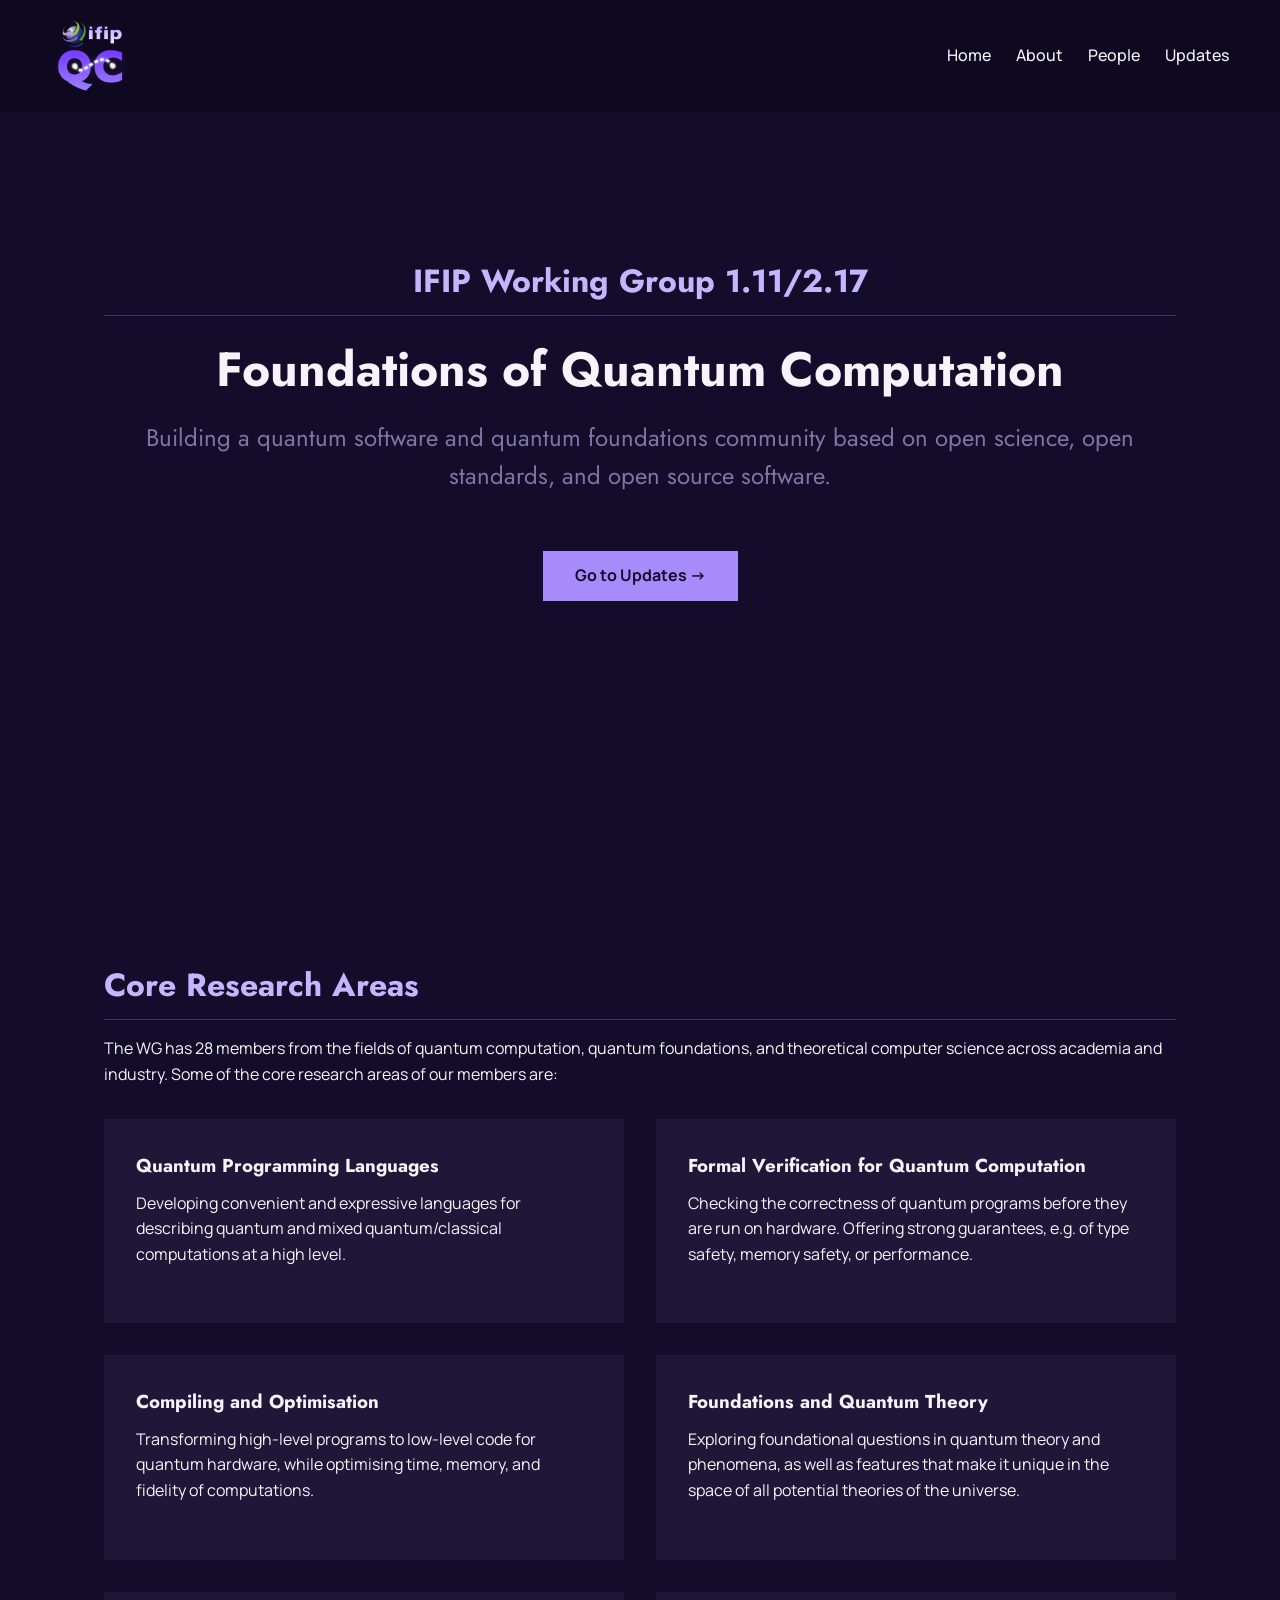
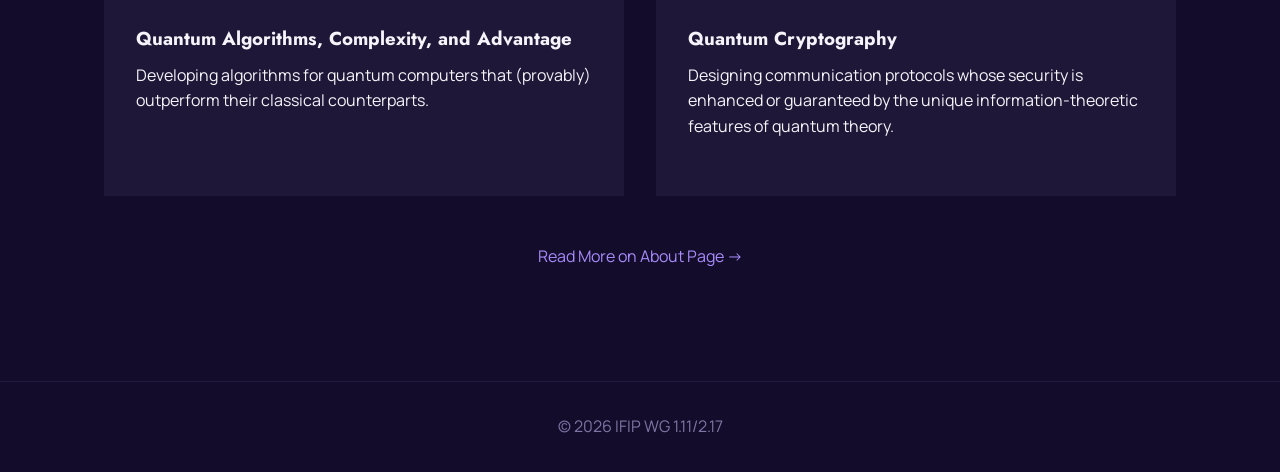
<file: index.html>
<!DOCTYPE html>
<html lang="en">
<head>
    <meta charset="UTF-8">
    <meta name="viewport" content="width=device-width, initial-scale=1.0">
    <title>IFIP Working Group - Foundations of Quantum Computation</title>
    <link rel="icon" href="./favicon.ico" sizes="32x32">
    <link rel="icon" href="./favicon.svg" type="image/svg+xml">
    <link rel="apple-touch-icon" href="./apple-touch-icon.png">
    <link rel="manifest" href="./site.webmanifest">
    <meta name="theme-color" content="#130D2B">
    <link rel="stylesheet" href="./style.css">
</head>
<body>

<header>
<div class="nav-container">
    <a href="https://www.ifip.org/">
        <img class="logo" src="images/icon-512.png" alt="IFIP logo" />
    </a>
    <input class="nav-toggle" id="nav-toggle" type="checkbox" aria-label="Toggle navigation menu" />
    <label class="nav-toggle-label" for="nav-toggle" aria-hidden="true">
        <span></span>
        <span></span>
        <span></span>
    </label>
    <nav>
        <ul>
            <li><a href="index.html">Home</a></li>
            <li><a href="pages/about.html">About</a></li>
            <li><a href="pages/people.html">People</a></li>
            <li><a href="pages/updates.html">Updates</a></li>
            <!-- <li><a href="pages/reports.html">Reports</a></li> -->
        </ul>
    </nav>
</div>
</header>

<main>
    <section class="hero-section">
        <h2>IFIP Working Group 1.11/2.17</h2>
        <h1 class="hero-title">Foundations of Quantum Computation</h1>
        <p class="hero-tagline">Building a quantum software and quantum foundations community based on open science, open standards, and open source software.</p>
        <a href="pages/updates.html" class="cta-button">Go to Updates →</a>
    </section>

    <section class="content-body">
        <h2>Core Research Areas</h2>
        <p>The WG has 28 members from the fields of quantum computation, quantum foundations, and theoretical computer science across academia and industry. Some of the core research areas of our members are:</p>

        <!-- Example of using a grid layout for key topics -->
        <div class="card-grid">
            <div class="card">
                <h3>Quantum Programming Languages</h3>
                <p>Developing convenient and expressive languages for describing quantum and mixed quantum/classical computations at a high level.</p>
            </div>
            <div class="card">
                <h3>Formal Verification for Quantum Computation</h3>
                <p>Checking the correctness of quantum programs before they are run on hardware. Offering strong guarantees, e.g. of type safety, memory safety, or performance.</p>
            </div>
            <div class="card">
                <h3>Compiling and Optimisation</h3>
                <p>Transforming high-level programs to low-level code for quantum hardware, while optimising time, memory, and fidelity of computations.</p>
            </div>
            <div class="card">
                <h3>Foundations and Quantum Theory</h3>
                <p>Exploring foundational questions in quantum theory and phenomena, as well as features that make it unique in the space of all potential theories of the universe.</p>
            </div>
            <div class="card">
                <h3>Quantum Algorithms, Complexity, and Advantage</h3>
                <p>Developing algorithms for quantum computers that (provably) outperform their classical counterparts.</p>
            </div>
            <div class="card">
                <h3>Quantum Cryptography</h3>
                <p>Designing communication protocols whose security is enhanced or guaranteed by the unique information-theoretic features of quantum theory.</p>
            </div>
        </div>

        <div style="text-align: center; margin-top: 3rem;">
            <a href="pages/about.html">Read More on About Page →</a>
        </div>

    </section>
</main>

<footer>
&copy; 2026 IFIP WG 1.11/2.17
</footer>

</body>
</html>
</file>
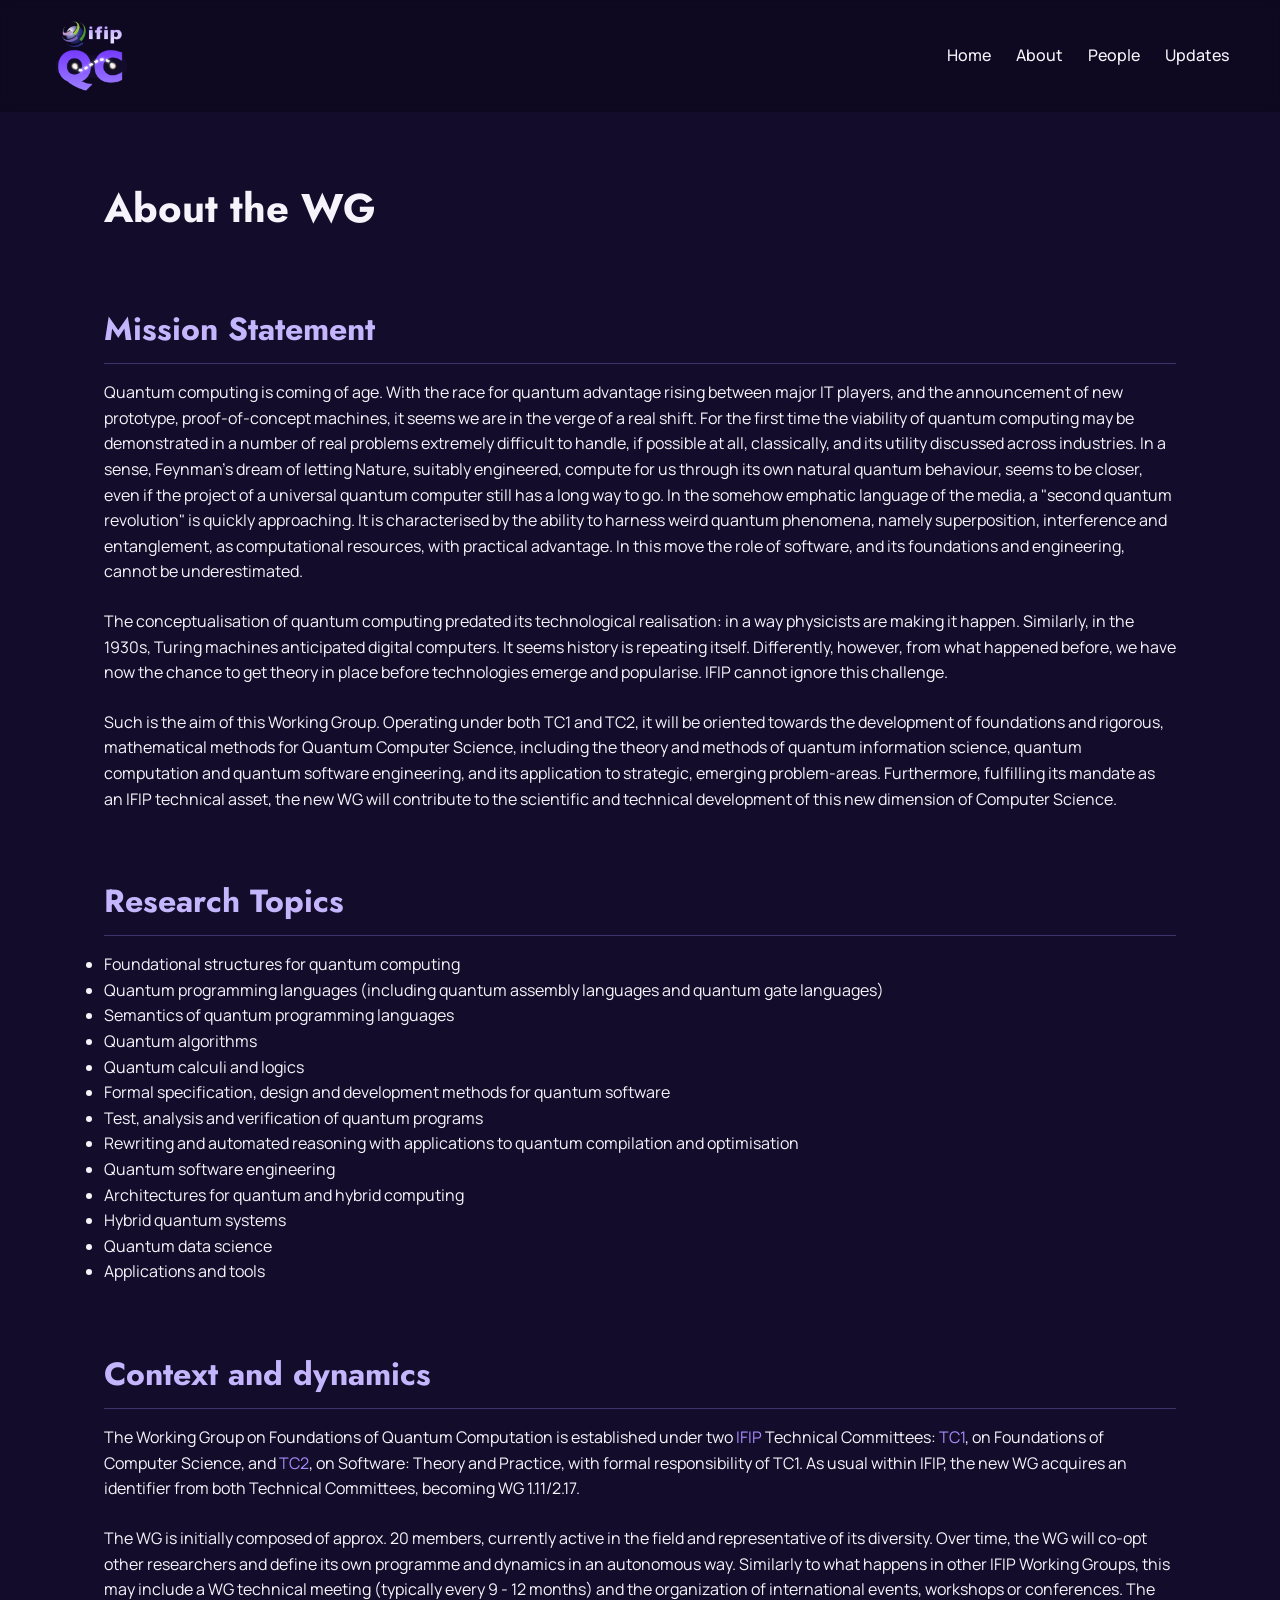
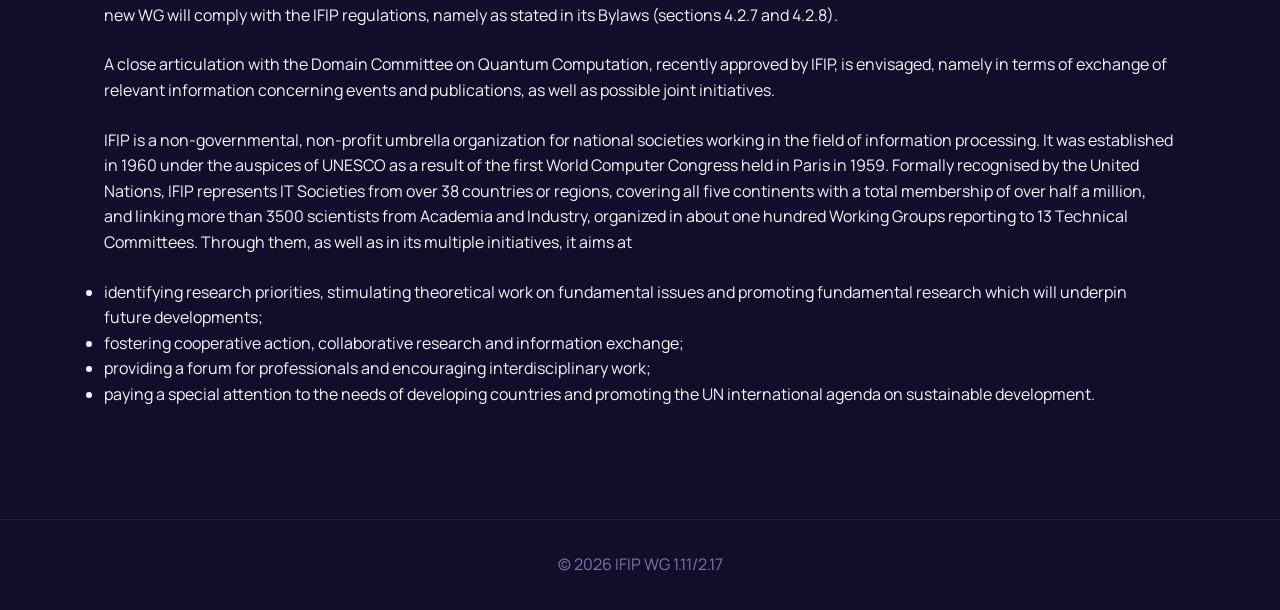
<file: pages/about.html>
<!DOCTYPE html>
<html lang="en">
<head>
    <meta charset="UTF-8">
    <meta name="viewport" content="width=device-width, initial-scale=1.0">
    <title>IFIP Working Group - Foundations of Quantum Computation</title>
    <link rel="icon" href="../favicon.ico" sizes="32x32">
    <link rel="icon" href="../favicon.svg" type="image/svg+xml">
    <link rel="apple-touch-icon" href="../apple-touch-icon.png">
    <link rel="manifest" href="../site.webmanifest">
    <meta name="theme-color" content="#130D2B">
    <link rel="stylesheet" href="../style.css">
</head>
<body>

<header>
<div class="nav-container">
    <a href="https://www.ifip.org/">
        <img class="logo" src="../images/icon-512.png" alt="IFIP logo" />
    </a>
    <input class="nav-toggle" id="nav-toggle" type="checkbox" aria-label="Toggle navigation menu" />
    <label class="nav-toggle-label" for="nav-toggle" aria-hidden="true">
        <span></span>
        <span></span>
        <span></span>
    </label>
    <nav>
        <ul>
            <li><a href="../index.html">Home</a></li>
            <li><a href="../pages/about.html">About</a></li>
            <li><a href="../pages/people.html">People</a></li>
            <li><a href="../pages/updates.html">Updates</a></li>
            <!-- <li><a href="../pages/reports.html">Reports</a></li> -->
        </ul>
    </nav>
</div>
</header>

<main>
    <h1>About the WG</h1>

    <h2>Mission Statement</h2>

    <p>Quantum computing is coming of age. With the race for quantum advantage rising between major IT players, and the announcement of new prototype, proof-of-concept machines, it seems we are in the verge of a real shift. For the first time the viability of quantum computing may be demonstrated in a number of real problems extremely difficult to handle, if possible at all, classically, and its utility discussed across industries. In a sense, Feynman's dream of letting Nature, suitably engineered, compute for us through its own natural quantum behaviour, seems to be closer, even if the project of a universal quantum computer still has a long way to go. In the somehow emphatic language of the media, a "second quantum revolution" is quickly approaching. It is characterised by the ability to harness weird quantum phenomena, namely superposition, interference and entanglement, as computational resources, with practical advantage. In this move the role of software, and its foundations and engineering, cannot be underestimated.</p>

    <p>The conceptualisation of quantum computing predated its technological realisation: in a way physicists are making it happen. Similarly, in the 1930s, Turing machines anticipated digital computers. It seems history is repeating itself. Differently, however, from what happened before, we have now the chance to get theory in place before technologies emerge and popularise. IFIP cannot ignore this challenge.</p>

    <p>Such is the aim of this Working Group. Operating under both TC1 and TC2, it will be oriented towards the development of foundations and rigorous, mathematical methods for Quantum Computer Science, including the theory and methods of quantum information science, quantum computation and quantum software engineering, and its application to strategic, emerging problem-areas. Furthermore, fulfilling its mandate as an IFIP technical asset, the new WG will contribute to the scientific and technical development of this new dimension of Computer Science.</p>

    <h2>Research Topics</h2>

    <ul>
        <li>Foundational structures for quantum computing</li>
        <li>Quantum programming languages (including quantum assembly languages and quantum gate languages)</li>
        <li>Semantics of quantum programming languages</li>
        <li>Quantum algorithms</li>
        <li>Quantum calculi and logics</li>
        <li>Formal specification, design and development methods for quantum software</li>
        <li>Test, analysis and verification of quantum programs</li>
        <li>Rewriting and automated reasoning with applications to quantum compilation and optimisation</li>
        <li>Quantum software engineering</li>
        <li>Architectures for quantum and hybrid computing</li>
        <li>Hybrid quantum systems</li>
        <li>Quantum data science</li>
        <li>Applications and tools</li>
    </ul>

    <h2>Context and dynamics</h2>

    <p>The Working Group on Foundations of Quantum Computation is established under two <a href="https://www.ifip.org/">IFIP</a> Technical Committees: <a href="http://www.ifip-tc1.org/">TC1</a>, on Foundations of Computer Science, and <a href="https://www.ifip.org/bulletin/bulltcs/memtc02.htm">TC2</a>, on Software: Theory and Practice, with formal responsibility of TC1. As usual within IFIP, the new WG acquires an identifier from both Technical Committees, becoming WG 1.11/2.17.</p>

    <p>The WG is initially composed of approx. 20 members, currently active in the field and representative of its diversity. Over time, the WG will co-opt other researchers and define its own programme and dynamics in an autonomous way. Similarly to what happens in other IFIP Working Groups, this may include a WG technical meeting (typically every 9 - 12 months) and the organization of international events, workshops or conferences. The new WG will comply with the IFIP regulations, namely as stated in its Bylaws (sections 4.2.7 and 4.2.8).</p>

    <p>A close articulation with the Domain Committee on Quantum Computation, recently approved by IFIP, is envisaged, namely in terms of exchange of relevant information concerning events and publications, as well as possible joint initiatives.</p>

    <p>IFIP is a non-governmental, non-profit umbrella organization for national societies working in the field of information processing. It was established in 1960 under the auspices of UNESCO as a result of the first World Computer Congress held in Paris in 1959. Formally recognised by the United Nations, IFIP represents IT Societies from over 38 countries or regions, covering all five continents with a total membership of over half a million, and linking more than 3500 scientists from Academia and Industry, organized in about one hundred Working Groups reporting to 13 Technical Committees. Through them, as well as in its multiple initiatives, it aims at</p>

    <ul>
        <li>identifying research priorities, stimulating theoretical work on fundamental issues and promoting fundamental research which will underpin future developments;</li>
        <li>fostering cooperative action, collaborative research and information exchange;</li>
        <li>providing a forum for professionals and encouraging interdisciplinary work;</li>
        <li>paying a special attention to the needs of developing countries and promoting the UN international agenda on sustainable development.</li>
    </ul>

</main>

<footer>
&copy; 2026 IFIP WG 1.11/2.17
</footer>

</body>
</html>
</file>
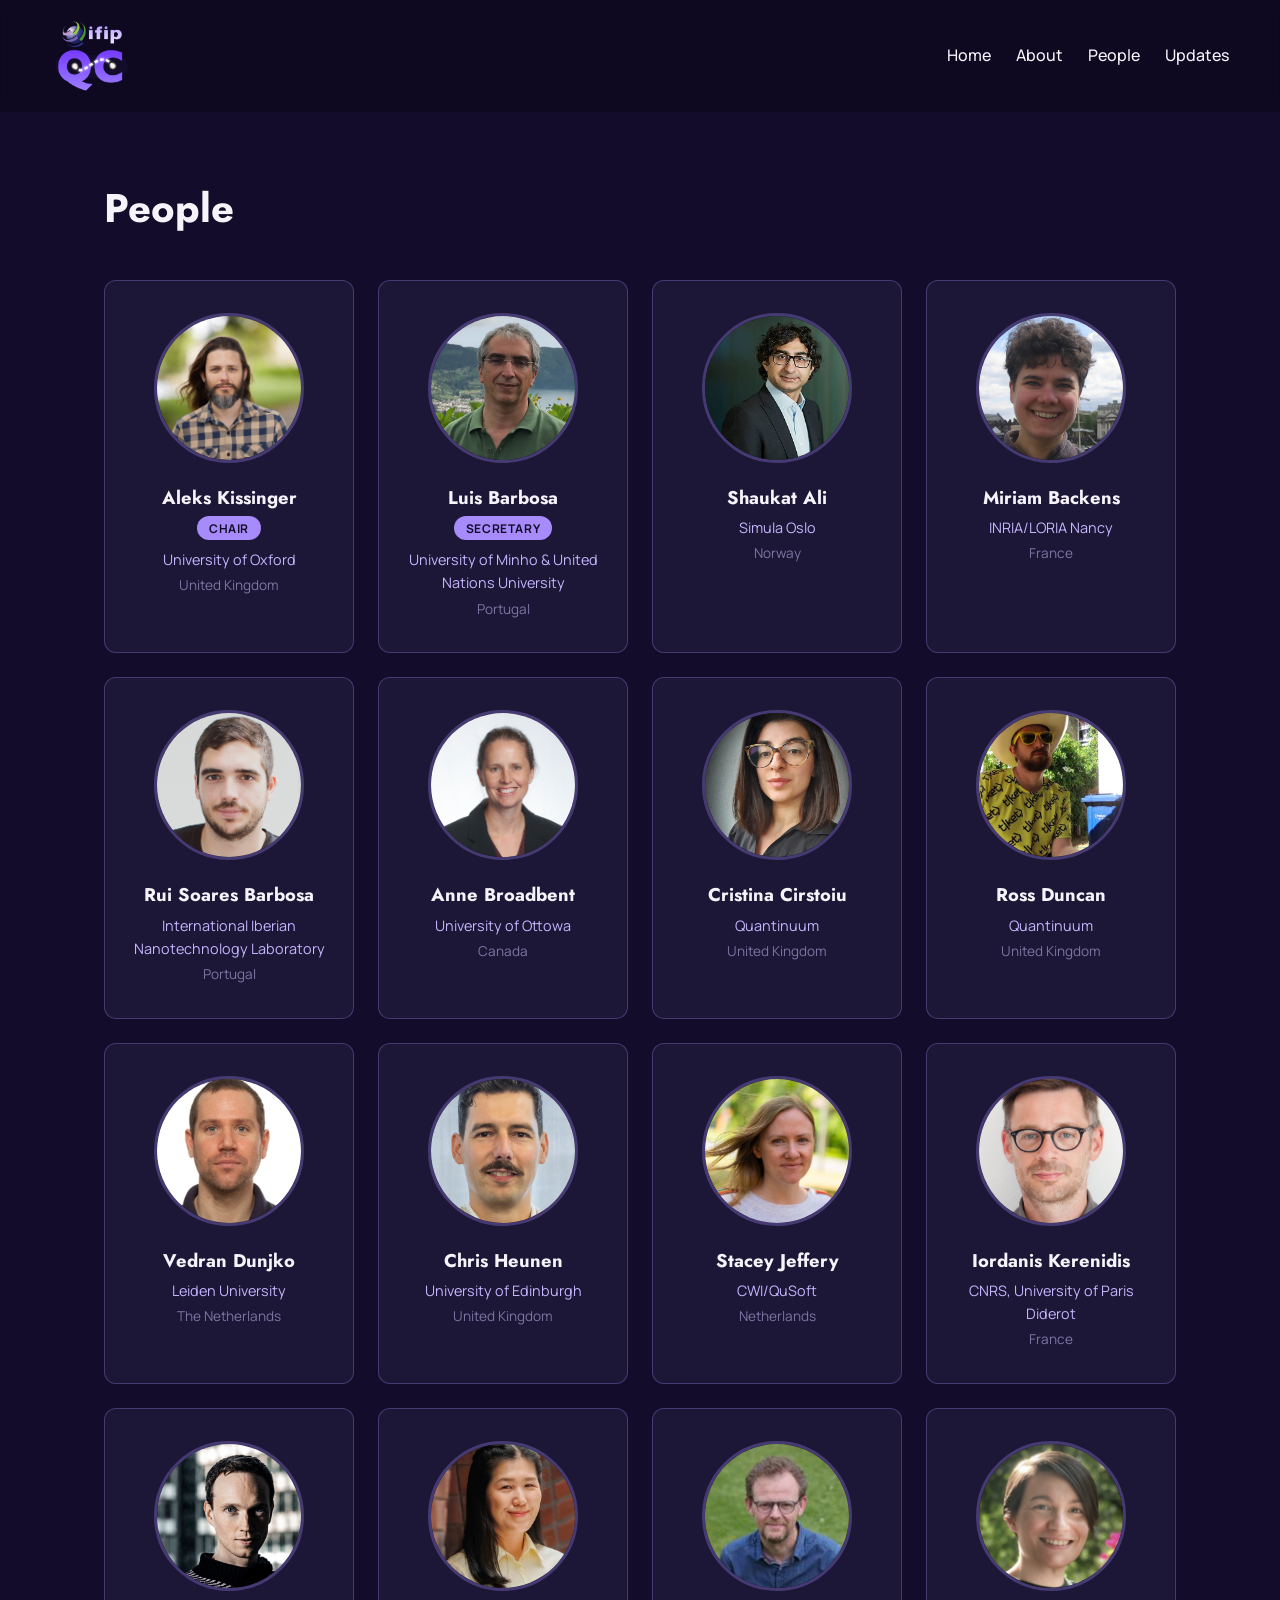
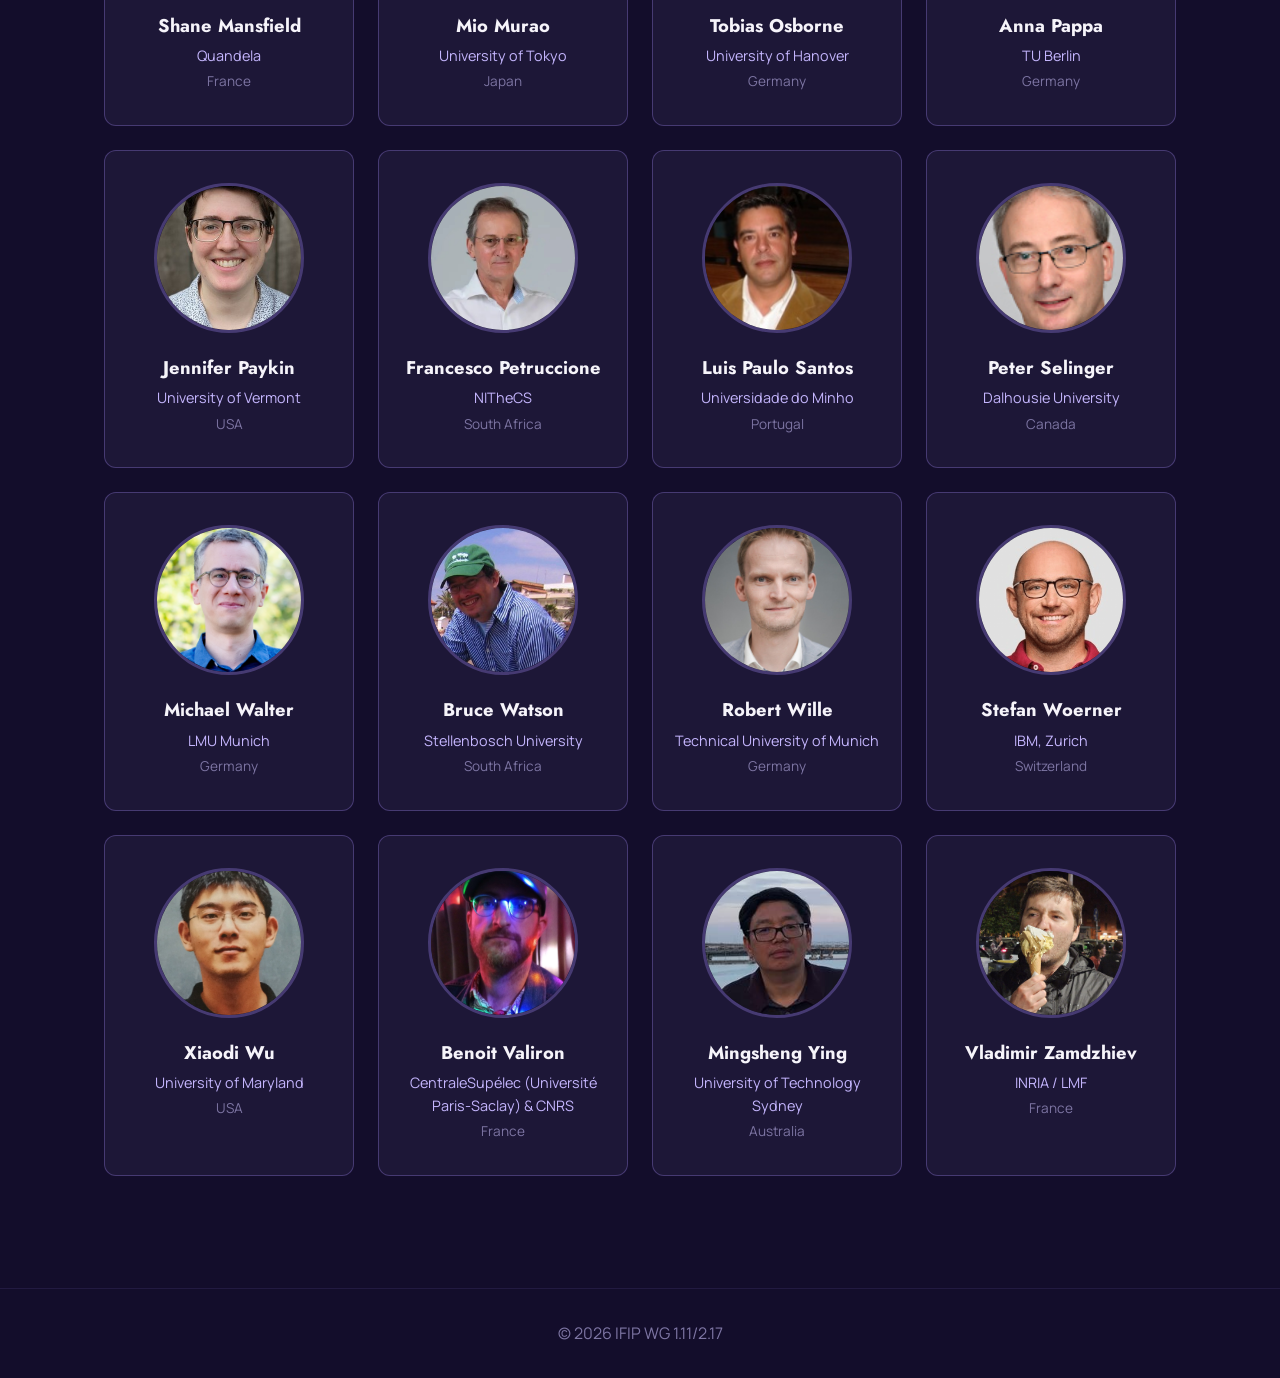
<file: pages/people.html>
<!DOCTYPE html>
<html lang="en">
<head>
    <meta charset="UTF-8">
    <meta name="viewport" content="width=device-width, initial-scale=1.0">
    <title>IFIP Working Group - Foundations of Quantum Computation</title>
    <link rel="icon" href="../favicon.ico" sizes="32x32">
    <link rel="icon" href="../favicon.svg" type="image/svg+xml">
    <link rel="apple-touch-icon" href="../apple-touch-icon.png">
    <link rel="manifest" href="../site.webmanifest">
    <meta name="theme-color" content="#130D2B">
    <link rel="stylesheet" href="../style.css">
</head>
<body>

<header>
<div class="nav-container">
    <a href="https://www.ifip.org/">
        <img class="logo" src="../images/icon-512.png" alt="IFIP logo" />
    </a>
    <input class="nav-toggle" id="nav-toggle" type="checkbox" aria-label="Toggle navigation menu" />
    <label class="nav-toggle-label" for="nav-toggle" aria-hidden="true">
        <span></span>
        <span></span>
        <span></span>
    </label>
    <nav>
        <ul>
            <li><a href="../index.html">Home</a></li>
            <li><a href="../pages/about.html">About</a></li>
            <li><a href="../pages/people.html">People</a></li>
            <li><a href="../pages/updates.html">Updates</a></li>
            <!-- <li><a href="../pages/reports.html">Reports</a></li> -->
        </ul>
    </nav>
</div>
</header>

<main>
<h1>People</h1>

<div class="people-grid">

    <a class="person-card" href="https://www.cs.ox.ac.uk/people/aleks.kissinger/" target="_blank" rel="noopener">
        <img class="person-photo" src="../images/portraits/aleks-kissinger.jpg" alt="Portrait of Aleks Kissinger" />
        <h3 class="person-name">Aleks Kissinger</h3>
        <span class="person-role">Chair</span>
        <p class="person-affiliation">University of Oxford</p>
        <p class="person-country">United Kingdom</p>
    </a>

    <a class="person-card" href="https://www.di.uminho.pt/~lsb/" target="_blank" rel="noopener">
        <img class="person-photo" src="../images/portraits/luis-barbosa.jpg" alt="Portrait of Luis Barbosa" />
        <h3 class="person-name">Luis Barbosa</h3>
        <span class="person-role">Secretary</span>
        <p class="person-affiliation">University of Minho &amp; United Nations University</p>
        <p class="person-country">Portugal</p>
    </a>

    <a class="person-card" href="https://www.simula.no/people/shaukat" target="_blank" rel="noopener">
        <img class="person-photo" src="../images/portraits/shaukat-ali.jpg" alt="Portrait of Shaukat Ali" />
        <h3 class="person-name">Shaukat Ali</h3>
        <p class="person-affiliation">Simula Oslo</p>
        <p class="person-country">Norway</p>
    </a>

    <a class="person-card" href="https://members.loria.fr/MBackens/" target="_blank" rel="noopener">
        <img class="person-photo" src="../images/portraits/miriam-backens.jpg" alt="Portrait of Miriam Backens" />
        <h3 class="person-name">Miriam Backens</h3>
        <p class="person-affiliation">INRIA/LORIA Nancy</p>
        <p class="person-country">France</p>
    </a>

    <a class="person-card" href="https://www.ruisoaresbarbosa.com/" target="_blank" rel="noopener">
        <img class="person-photo" src="../images/portraits/rui-soares-barbosa.jpg" alt="Portrait of Rui Soares Barbosa" />
        <h3 class="person-name">Rui Soares Barbosa</h3>
        <p class="person-affiliation">International Iberian Nanotechnology Laboratory</p>
        <p class="person-country">Portugal</p>
    </a>

    <a class="person-card" href="https://www.uottawa.ca/faculty-science/professors/anne-broadbent" target="_blank" rel="noopener">
        <img class="person-photo" src="../images/portraits/anne-broadbent.jpg" alt="Portrait of Anne Broadbent" />
        <h3 class="person-name">Anne Broadbent</h3>
        <p class="person-affiliation">University of Ottowa</p>
        <p class="person-country">Canada</p>
    </a>

    <a class="person-card" href="https://www.cristinacirstoiu.com/" target="_blank" rel="noopener">
        <img class="person-photo" src="../images/portraits/cristina-cirstoiu.jpg" alt="Portrait of Cristina Cirstoiu" />
        <h3 class="person-name">Cristina Cirstoiu</h3>
        <p class="person-affiliation">Quantinuum</p>
        <p class="person-country">United Kingdom</p>
    </a>

    <a class="person-card" href="https://scholar.google.com/citations?user=iZpHwXwAAAAJ&hl=en" target="_blank" rel="noopener">
        <img class="person-photo" src="../images/portraits/ross-duncan.jpg" alt="Portrait of Ross Duncan" />
        <h3 class="person-name">Ross Duncan</h3>
        <p class="person-affiliation">Quantinuum</p>
        <p class="person-country">United Kingdom</p>
    </a>

    <a class="person-card" href="https://www.universiteitleiden.nl/en/staffmembers/vedran-dunjko" target="_blank" rel="noopener">
        <img class="person-photo" src="../images/portraits/vedran-dunjko.jpg" alt="Portrait of Vedran Dunjko" />
        <h3 class="person-name">Vedran Dunjko</h3>
        <p class="person-affiliation">Leiden University</p>
        <p class="person-country">The Netherlands</p>
    </a>

    <a class="person-card" href="https://homepages.inf.ed.ac.uk/cheunen/" target="_blank" rel="noopener">
        <img class="person-photo" src="../images/portraits/chris-heunen.jpg" alt="Portrait of Chris Heunen" />
        <h3 class="person-name">Chris Heunen</h3>
        <p class="person-affiliation">University of Edinburgh</p>
        <p class="person-country">United Kingdom</p>
    </a>

    <a class="person-card" href="https://homepages.cwi.nl/~jeffery/" target="_blank" rel="noopener">
        <img class="person-photo" src="../images/portraits/stacey-jeffery.jpg" alt="Portrait of Stacey Jeffery" />
        <h3 class="person-name">Stacey Jeffery</h3>
        <p class="person-affiliation">CWI/QuSoft</p>
        <p class="person-country">Netherlands</p>
    </a>

    <a class="person-card" href="https://www.irif.fr/~jkeren/" target="_blank" rel="noopener">
        <img class="person-photo" src="../images/portraits/iordanis-kerenidis.jpg" alt="Portrait of Iordanis Kerenidis" />
        <h3 class="person-name">Iordanis Kerenidis</h3>
        <p class="person-affiliation">CNRS, University of Paris Diderot</p>
        <p class="person-country">France</p>
    </a>

    <a class="person-card" href="https://scholar.google.com/citations?user=g6DV3UkAAAAJ" target="_blank" rel="noopener">
        <img class="person-photo" src="../images/portraits/shane-mansfield.jpg" alt="Portrait of Shane Mansfield" />
        <h3 class="person-name">Shane Mansfield</h3>
        <p class="person-affiliation">Quandela</p>
        <p class="person-country">France</p>
    </a>

    <a class="person-card" href="https://www.eve.phys.s.u-tokyo.ac.jp/" target="_blank" rel="noopener">
        <img class="person-photo" src="../images/portraits/mio-murao.jpg" alt="Portrait of Mio Murao" />
        <h3 class="person-name">Mio Murao</h3>
        <p class="person-affiliation">University of Tokyo</p>
        <p class="person-country">Japan</p>
    </a>

    <a class="person-card" href="https://www.itp.uni-hannover.de/en/groups/osborne" target="_blank" rel="noopener">
        <img class="person-photo" src="../images/portraits/tobias-osborne.jpg" alt="Portrait of Tobias Osborne" />
        <h3 class="person-name">Tobias Osborne</h3>
        <p class="person-affiliation">University of Hanover</p>
        <p class="person-country">Germany</p>
    </a>

    <a class="person-card" href="https://annapappa.weebly.com/" target="_blank" rel="noopener">
        <img class="person-photo" src="../images/portraits/anna-pappa.png" alt="Portrait of Anna Pappa" />
        <h3 class="person-name">Anna Pappa</h3>
        <p class="person-affiliation">TU Berlin</p>
        <p class="person-country">Germany</p>
    </a>

    <a class="person-card" href="https://jpaykin.github.io/" target="_blank" rel="noopener">
        <img class="person-photo" src="../images/portraits/jennifer-paykin.jpg" alt="Portrait of Jennifer Paykin" />
        <h3 class="person-name">Jennifer Paykin</h3>
        <p class="person-affiliation">University of Vermont</p>
        <p class="person-country">USA</p>
    </a>

    <a class="person-card" href="https://quantum.sun.ac.za/people/francesco-petruccione/" target="_blank" rel="noopener">
        <img class="person-photo" src="../images/portraits/francesco-petruccione.jpg" alt="Portrait of Francesco Petruccione" />
        <h3 class="person-name">Francesco Petruccione</h3>
        <p class="person-affiliation">NITheCS</p>
        <p class="person-country">South Africa</p>
    </a>

    <a class="person-card" href="https://www.di.uminho.pt/~psantos/" target="_blank" rel="noopener">
        <img class="person-photo" src="../images/portraits/luis-paulo-santos.jpg" alt="Portrait of Luis Paulo Santos" />
        <h3 class="person-name">Luis Paulo Santos</h3>
        <p class="person-affiliation">Universidade do Minho</p>
        <p class="person-country">Portugal</p>
    </a>

    <a class="person-card" href="https://www.mathstat.dal.ca/~selinger/" target="_blank" rel="noopener">
        <img class="person-photo" src="../images/portraits/peter-selinger.jpg" alt="Portrait of Peter Selinger" />
        <h3 class="person-name">Peter Selinger</h3>
        <p class="person-affiliation">Dalhousie University</p>
        <p class="person-country">Canada</p>
    </a>

    <a class="person-card" href="https://michaelwalter.info/walter" target="_blank" rel="noopener">
        <img class="person-photo" src="../images/portraits/michael-walter.jpg" alt="Portrait of Michael Walter" />
        <h3 class="person-name">Michael Walter</h3>
        <p class="person-affiliation">LMU Munich</p>
        <p class="person-country">Germany</p>
    </a>

    <a class="person-card" href="http://www.bruce-watson.com/Bruce_Watson/Bruce_Watson.html" target="_blank" rel="noopener">
        <img class="person-photo" src="../images/portraits/bruce-watson.jpg" alt="Portrait of Bruce Watson" />
        <h3 class="person-name">Bruce Watson</h3>
        <p class="person-affiliation">Stellenbosch University</p>
        <p class="person-country">South Africa</p>
    </a>

    <a class="person-card" href="https://www.cda.cit.tum.de/team/wille/" target="_blank" rel="noopener">
        <img class="person-photo" src="../images/portraits/robert-wille.jpg" alt="Portrait of Robert Wille" />
        <h3 class="person-name">Robert Wille</h3>
        <p class="person-affiliation">Technical University of Munich</p>
        <p class="person-country">Germany</p>
    </a>

    <a class="person-card" href="https://research.ibm.com/people/stefan-worner" target="_blank" rel="noopener">
        <img class="person-photo" src="../images/portraits/stefan-woerner.webp" alt="Portrait of Stefan Woerner" />
        <h3 class="person-name">Stefan Woerner</h3>
        <p class="person-affiliation">IBM, Zurich</p>
        <p class="person-country">Switzerland</p>
    </a>

    <a class="person-card" href="https://www.cs.umd.edu/~xwu/" target="_blank" rel="noopener">
        <img class="person-photo" src="../images/portraits/xiaodi-wu.jpg" alt="Portrait of Xiaodi Wu" />
        <h3 class="person-name">Xiaodi Wu</h3>
        <p class="person-affiliation">University of Maryland</p>
        <p class="person-country">USA</p>
    </a>

    <a class="person-card" href="https://www.monoidal.net/" target="_blank" rel="noopener">
        <img class="person-photo" src="../images/portraits/benoit-valiron.png" alt="Portrait of Benoit Valiron" />
        <h3 class="person-name">Benoit Valiron</h3>
        <p class="person-affiliation">CentraleSupélec (Université Paris-Saclay) &amp; CNRS</p>
        <p class="person-country">France</p>
    </a>

    <a class="person-card" href="https://profiles.uts.edu.au/Mingsheng.Ying" target="_blank" rel="noopener">
        <img class="person-photo" src="../images/portraits/mingsheng-ying.jpg" alt="Portrait of Mingsheng Ying" />
        <h3 class="person-name">Mingsheng Ying</h3>
        <p class="person-affiliation">University of Technology Sydney</p>
        <p class="person-country">Australia</p>
    </a>

    <a class="person-card" href="https://zamdzhiev.github.io/" target="_blank" rel="noopener">
        <img class="person-photo" src="../images/portraits/vladimir-zamdzhiev.jpg" alt="Portrait of Vladimir Zamdzhiev" />
        <h3 class="person-name">Vladimir Zamdzhiev</h3>
        <p class="person-affiliation">INRIA / LMF</p>
        <p class="person-country">France</p>
    </a>

</div>

</main>

<footer>
&copy; 2026 IFIP WG 1.11/2.17
</footer>

</body>
</html>
</file>
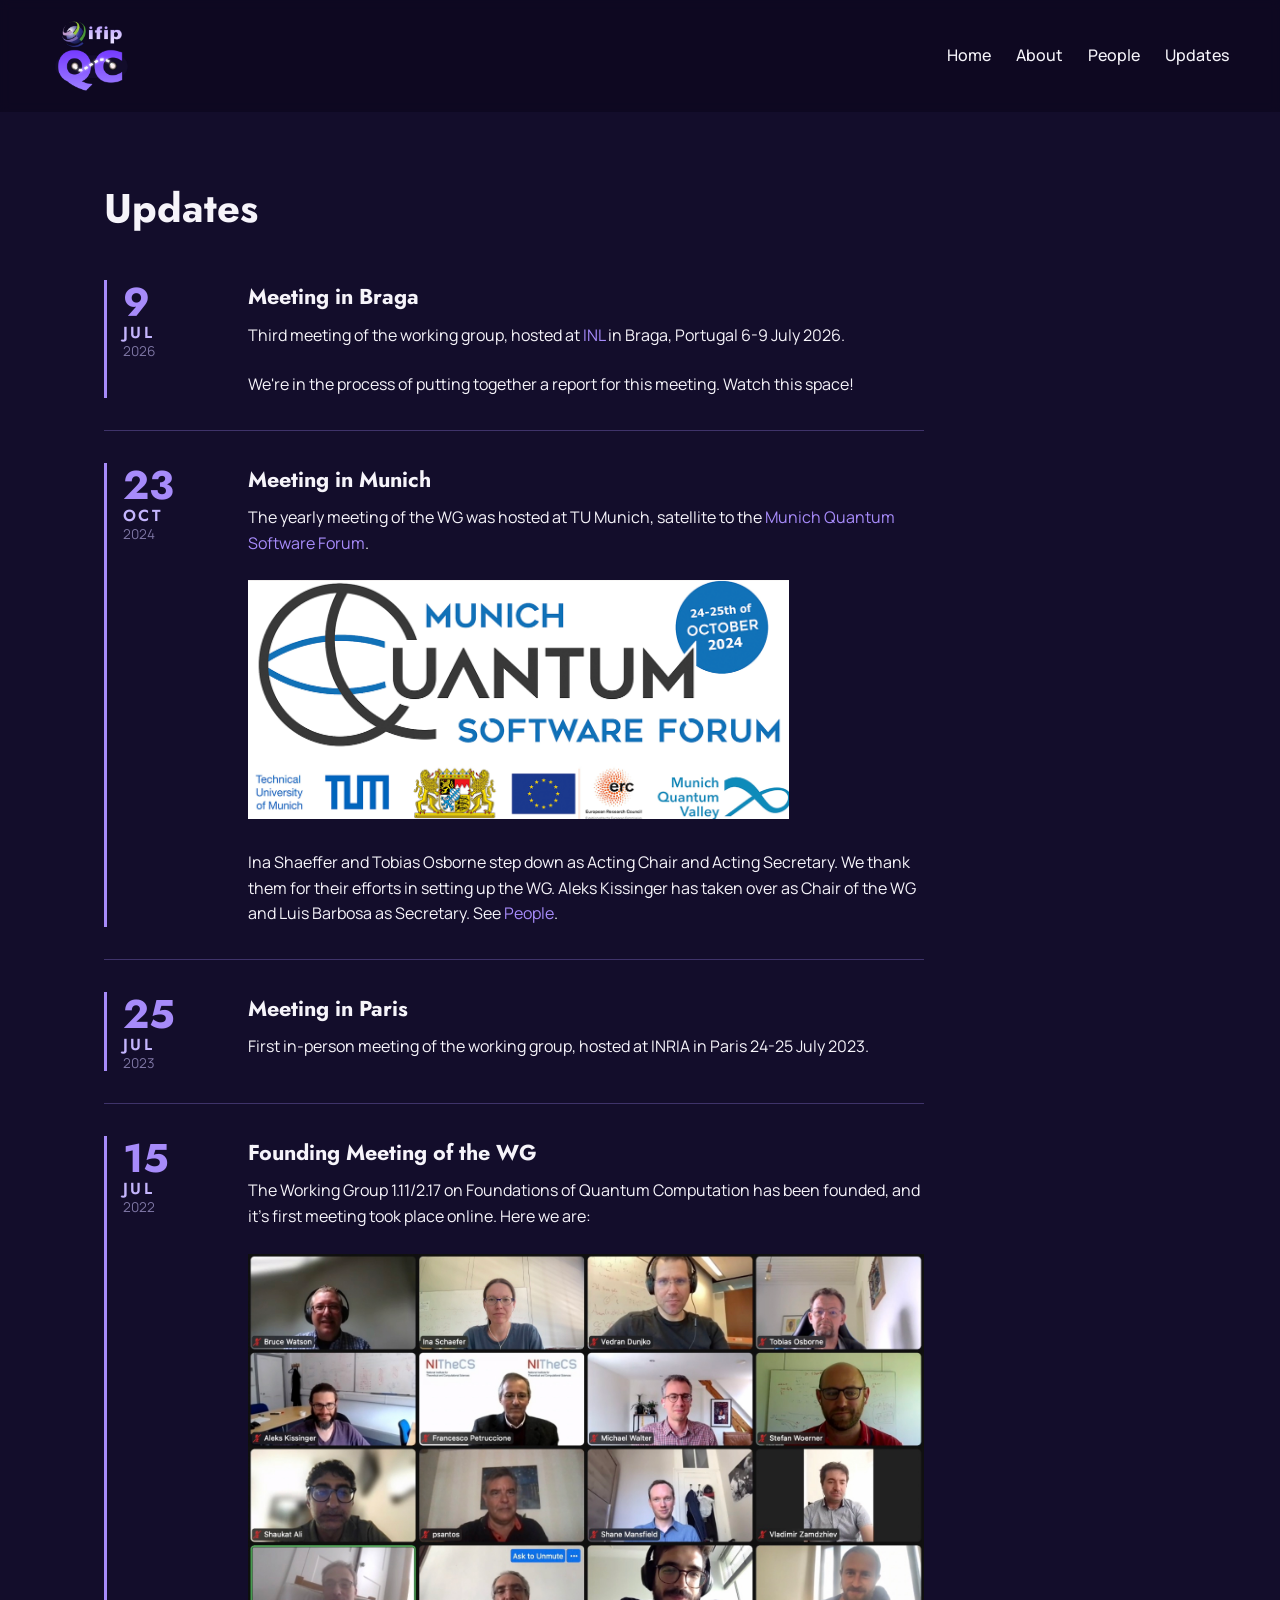
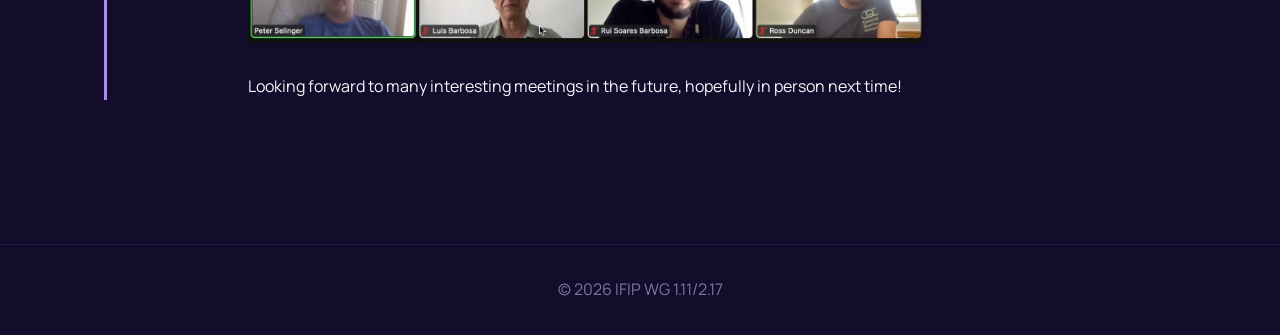
<file: pages/updates.html>
<!DOCTYPE html>
<html lang="en">
<head>
    <meta charset="UTF-8">
    <meta name="viewport" content="width=device-width, initial-scale=1.0">
    <title>IFIP Working Group - Foundations of Quantum Computation</title>
    <link rel="icon" href="../favicon.ico" sizes="32x32">
    <link rel="icon" href="../favicon.svg" type="image/svg+xml">
    <link rel="apple-touch-icon" href="../apple-touch-icon.png">
    <link rel="manifest" href="../site.webmanifest">
    <meta name="theme-color" content="#130D2B">
    <link rel="stylesheet" href="../style.css">
</head>
<body>

<header>
<div class="nav-container">
    <a href="https://www.ifip.org/">
        <img class="logo" src="../images/icon-512.png" alt="IFIP logo" />
    </a>
    <input class="nav-toggle" id="nav-toggle" type="checkbox" aria-label="Toggle navigation menu" />
    <label class="nav-toggle-label" for="nav-toggle" aria-hidden="true">
        <span></span>
        <span></span>
        <span></span>
    </label>
    <nav>
        <ul>
            <li><a href="../index.html">Home</a></li>
            <li><a href="../pages/about.html">About</a></li>
            <li><a href="../pages/people.html">People</a></li>
            <li><a href="../pages/updates.html">Updates</a></li>
            <!-- <li><a href="../pages/reports.html">Reports</a></li> -->
        </ul>
    </nav>
</div>
</header>

<main>
<h1>Updates</h1>

<!--
Workgroup meeting in Paris
Date: July 24-25, 2024
Venue: INRIA (2 Rue Simone IFF, 75012 Paris)
Workgroup meeting in Munich
Date: October 23, 2024
Host: Robert Wille

-->

<div class="updates">

    <div class="update">
        <time datetime="2026-07-09">
            <span class="day">9</span>
            <span class="month">Jul</span>
            <span class="year">2026</span>
        </time>
        <div class="update-body">
            <h2>Meeting in Braga</h2>
            <p>Third meeting of the working group, hosted at <a href="#">INL</a> in Braga, Portugal 6-9 July 2026.</p>
            <p>We're in the process of putting together a report for this meeting. Watch this space!</p>
        </div>
    </div>

    <div class="update">
        <time datetime="2024-10-23">
            <span class="day">23</span>
            <span class="month">Oct</span>
            <span class="year">2024</span>
        </time>
        <div class="update-body">
            <h2>Meeting in Munich</h2>
            <p>The yearly meeting of the WG was hosted at TU Munich, satellite to the <a href="https://mq.sc/mqsf">Munich Quantum Software Forum</a>.</p>

            <p><img src="../images/MQSF_2023.png" style="width:80%"></p>

            <p>Ina Shaeffer and Tobias Osborne step down as Acting Chair and Acting Secretary. We thank them for their efforts in setting up the WG. Aleks Kissinger has taken over as Chair of the WG and Luis Barbosa as Secretary. See <a href="people.html">People</a>.</p>
        </div>
    </div>

    <div class="update">
        <time datetime="2024-07-25">
            <span class="day">25</span>
            <span class="month">Jul</span>
            <span class="year">2023</span>
        </time>
        <div class="update-body">
            <h2>Meeting in Paris</h2>
            <p>First in-person meeting of the working group, hosted at INRIA in Paris 24-25 July 2023.</p>
        </div>
    </div>

    <div class="update">
        <time datetime="2022-07-15">
            <span class="day">15</span>
            <span class="month">Jul</span>
            <span class="year">2022</span>
        </time>
        <div class="update-body">
            <h2>Founding Meeting of the WG</h2>
            <p>The Working Group 1.11/2.17 on Foundations of Quantum Computation has been founded, and it's first meeting took place online. Here we are:</p>

            <p>
                <img src="../images/photos/WG_group_photo_2022.jpg" style="width:100%" />
            </p>

            <p>Looking forward to many interesting meetings in the future, hopefully in person next time!</p>
        </div>
    </div>

</div>

</main>

<footer>
&copy; 2026 IFIP WG 1.11/2.17
</footer>

</body>
</html>
</file>
<file: style.css>
@import url('https://fonts.googleapis.com/css2?family=Jost:ital,wght@0,400..700;1,400..700&family=Manrope:wght@400..700&display=swap');

:root {
    --color-charcoal: #130D2B;
    --color-crisp-white: #F6F4FA;
    --color-quantum-purple-dark: rgba(167, 139, 250, 0.3);
    --color-quantum-purple: #A78BFA;
    --color-quantum-purple-light: #C4B5FD;
    --color-mid-gray: #7D75A3;
    --font-body: 'Futura', 'Manrope', sans-serif;
    --font-heading: 'Futura', 'Jost', sans-serif;
}


.cta-button {
    display: inline-block;
    margin-top: 2rem;
    padding: 0.75rem 2rem;
    background-color: var(--color-quantum-purple);
    color: var(--color-charcoal);
    text-decoration: none;
    font-weight: bold;
    border: none;
    cursor: pointer;
    transition: background-color 0.3s ease, transform 0.3s ease;
}

.cta-button:hover {
    background-color: var(--color-quantum-purple-light);
    color: var(--color-charcoal);
    transform: translateX(5px);
    box-shadow: 0 5px 15px rgba(167, 139, 250, 0.4);
}

* {
    margin: 0;
    padding: 0;
    box-sizing: border-box;
}

body {
    font-family: var(--font-body);
    background-color: var(--color-charcoal);
    color: var(--color-crisp-white);
    line-height: 1.6;
    overflow-wrap: break-word;
    -webkit-text-size-adjust: 100%;
}

img {
    max-width: 100%;
    height: auto;
}

h1, h2, h3 {
    font-family: var(--font-heading);
    color: var(--color-crisp-white);
    margin-bottom: 0.5em;
}

h1 { font-size: clamp(1.9rem, 5vw, 2.5rem); }

h2 {
    font-size: clamp(1.5rem, 4vw, 2rem);
    color: var(--color-quantum-purple-light);
    border-bottom: 1px solid var(--color-quantum-purple-dark);
    padding-bottom: 0.5rem; margin-top: 2em;
}
p { margin-bottom: 1.5rem; }

a {
    color: var(--color-quantum-purple);
    text-decoration: none;
    transition: color 0.3s ease;
}

a:hover {
    color: var(--color-quantum-purple-light);
    text-decoration: underline;
}


header {
    background-color: rgba(14, 9, 33, 0.95);
    padding: 1rem 4%;
    position: sticky;
    top: 0;
    z-index: 1000;
    backdrop-filter: blur(5px);
    -webkit-backdrop-filter: blur(5px);
}

header img.logo {
    display: block;
    height: clamp(52px, 13vw, 80px);
    border-radius: 20px;
}

.nav-container {
    display: flex;
    justify-content: space-between;
    align-items: center;
    gap: 1rem;
}

nav ul {
    list-style: none;
    display: flex;
}

nav ul li {
    margin-left: 25px;
}

nav a {
    text-decoration: none;
    color: var(--color-crisp-white);
    font-weight: 500;
    transition: color 0.3s ease;
}

nav a:hover {
    color: var(--color-quantum-purple);
    text-decoration: none;
}

/* Hamburger menu: hidden on desktop, where the nav is always visible. The
   checkbox holds the open/closed state so no JavaScript is needed. */
.nav-toggle,
.nav-toggle-label {
    display: none;
}

main {
    padding: 4rem 5%;
    max-width: 1200px;
    margin: 0 auto;
}

footer {
    text-align: center;
    padding: 2rem 5%;
    margin-top: 3rem;
    border-top: 1px solid rgba(167, 139, 250, 0.1);
    color: var(--color-mid-gray);
}

/* Home page hero */
.hero-section {
    padding: 1rem 0 2rem;
    text-align: center;
    min-height: 80vh;
}

.hero-title {
    font-size: clamp(2rem, 7vw, 3rem);
    margin-bottom: 0.2em;
}

.hero-tagline {
    font-size: clamp(1.15rem, 3.5vw, 1.5rem);
    font-family: var(--font-heading);
    color: var(--color-mid-gray);
}

.card-grid { display: grid; grid-template-columns: repeat(2, 1fr); gap: 2rem; margin-top: 2rem;}
.card { background-color: rgba(196, 181, 253, 0.06); padding: 2rem; transition: transform 0.3s ease, background-color 0.3s ease;}
.card:hover { border-color: var(--color-quantum-purple); }

.people-grid {
    display: grid;
    grid-template-columns: repeat(auto-fill, minmax(220px, 1fr));
    gap: 1.5rem;
    margin-top: 2.5rem;
}

a.person-card,
a.person-card:hover {
    color: inherit;
    text-decoration: none;
}

.person-card {
    display: flex;
    flex-direction: column;
    align-items: center;
    text-align: center;
    padding: 2rem 1.25rem;
    background-color: rgba(196, 181, 253, 0.06);
    border: 1px solid var(--color-quantum-purple-dark);
    border-radius: 12px;
    transition: transform 0.3s ease, border-color 0.3s ease, box-shadow 0.3s ease;
}

.person-card:hover {
    transform: translateY(-5px);
    border-color: var(--color-quantum-purple);
    box-shadow: 0 10px 25px rgba(167, 139, 250, 0.2);
}

.person-photo {
    width: 150px;
    height: 150px;
    object-fit: cover;
    border-radius: 50%;
    border: 3px solid var(--color-quantum-purple-dark);
    margin-bottom: 1.25rem;
    transition: border-color 0.3s ease;
}

.person-card:hover .person-photo {
    border-color: var(--color-quantum-purple);
}

.person-name {
    font-size: 1.15rem;
    margin-bottom: 0.25rem;
}

.person-role {
    display: inline-block;
    padding: 0.15rem 0.75rem;
    margin-bottom: 0.5rem;
    background-color: var(--color-quantum-purple);
    color: var(--color-charcoal);
    border-radius: 999px;
    font-size: 0.75rem;
    font-weight: bold;
    text-transform: uppercase;
    letter-spacing: 0.05em;
}

.person-affiliation {
    margin-bottom: 0.25rem;
    font-size: 0.9rem;
    color: var(--color-quantum-purple-light);
}

.person-country {
    margin-bottom: 0;
    font-size: 0.85rem;
    color: var(--color-mid-gray);
}

/* Updates timeline */
.updates {
    max-width: 820px;
    margin-top: 2.5rem;
}

.update {
    display: flex;
    gap: 2.5rem;
    padding: 2rem 0;
    border-top: 1px solid var(--color-quantum-purple-dark);
}

.update:first-child {
    border-top: none;
    padding-top: 0;
}

.update time {
    flex: 0 0 6.5rem;
    display: flex;
    flex-direction: column;
    line-height: 1.1;
    padding-left: 1rem;
    border-left: 3px solid var(--color-quantum-purple);
}

.update time .day {
    font-family: var(--font-heading);
    font-size: 2.5rem;
    font-weight: 700;
    color: var(--color-quantum-purple);
}

.update time .month {
    font-family: var(--font-heading);
    font-size: 1rem;
    font-weight: 600;
    text-transform: uppercase;
    letter-spacing: 0.15em;
    color: var(--color-quantum-purple-light);
}

.update time .year {
    font-size: 0.85rem;
    color: var(--color-mid-gray);
    margin-top: 0.15rem;
}

/* Date range: e.g. a multi-day meeting. Add class="range" to <time>
   and put the range in .day ("6–9") or .month ("Oct–Nov"). */
.update time.range .day {
    font-size: 2rem;
    letter-spacing: -0.01em;
}

.update-body {
    flex: 1;
    min-width: 0;
}

.update-body h2 {
    font-size: 1.35rem;
    color: var(--color-crisp-white);
    border: none;
    padding: 0;
    margin-top: 0;
    margin-bottom: 0.5rem;
}

.update-body p:last-child {
    margin-bottom: 0;
}

@media (max-width: 900px) {
    .card-grid { gap: 1.5rem; }
    .card { padding: 1.5rem; }
}

@media (max-width: 768px) {
    header { padding: 0.75rem 5%; }

    /* Nav collapses into a full-width panel below the logo, toggled by the
       hamburger. The panel is a flex sibling given a full row by wrapping. */
    .nav-container { flex-wrap: wrap; }

    /* Off-screen rather than display:none so the toggle stays keyboard-focusable. */
    .nav-toggle {
        display: block;
        position: absolute;
        width: 1px;
        height: 1px;
        opacity: 0;
    }

    .nav-toggle-label {
        display: flex;
        flex-direction: column;
        justify-content: center;
        gap: 5px;
        width: 44px;
        height: 44px;
        padding: 10px;
        cursor: pointer;
    }

    .nav-toggle-label span {
        display: block;
        height: 2px;
        background-color: var(--color-crisp-white);
        border-radius: 2px;
        transition: transform 0.3s ease, opacity 0.2s ease;
    }

    .nav-toggle:focus-visible + .nav-toggle-label {
        outline: 2px solid var(--color-quantum-purple);
        outline-offset: 2px;
    }

    /* Hamburger morphs into a close (X) icon while the menu is open. */
    .nav-toggle:checked + .nav-toggle-label span:nth-child(1) {
        transform: translateY(7px) rotate(45deg);
    }
    .nav-toggle:checked + .nav-toggle-label span:nth-child(2) {
        opacity: 0;
    }
    .nav-toggle:checked + .nav-toggle-label span:nth-child(3) {
        transform: translateY(-7px) rotate(-45deg);
    }

    nav {
        flex-basis: 100%;
        max-height: 0;
        overflow: hidden;
        transition: max-height 0.3s ease;
    }

    .nav-toggle:checked ~ nav {
        max-height: 20rem;
    }

    nav ul {
        flex-direction: column;
        padding: 0.5rem 0 0.25rem;
        border-top: 1px solid var(--color-quantum-purple-dark);
        margin-top: 0.75rem;
    }

    nav ul li {
        margin-left: 0;
    }

    nav ul li a {
        display: block;
        padding: 0.75rem 0.25rem;
        font-size: 1.05rem;
    }

    main { padding: 2.5rem 1.25rem; }

    .hero-section { min-height: 0; padding-bottom: 1rem; }
    .cta-button { margin-top: 1.5rem; }

    .card-grid { grid-template-columns: 1fr; }

    .people-grid {
        grid-template-columns: repeat(auto-fill, minmax(145px, 1fr));
        gap: 1rem;
    }
    .person-card { padding: 1.25rem 0.75rem; }
    .person-photo {
        width: 100px;
        height: 100px;
        margin-bottom: 0.75rem;
    }
    .person-name { font-size: 1rem; }
    .person-affiliation { font-size: 0.8rem; }
    .person-country { font-size: 0.75rem; }

    .update { flex-direction: column; gap: 1rem; }
    .update time { flex-basis: auto; flex-direction: row; align-items: baseline; gap: 0.5rem; }
    .update time .day { font-size: 1.75rem; }
    .update time .month { font-size: 0.9rem; }
    .update time .year { margin-top: 0; }

    footer { margin-top: 2rem; }
}

@media (prefers-reduced-motion: reduce) {
    * {
        transition: none !important;
    }
}
</file>
